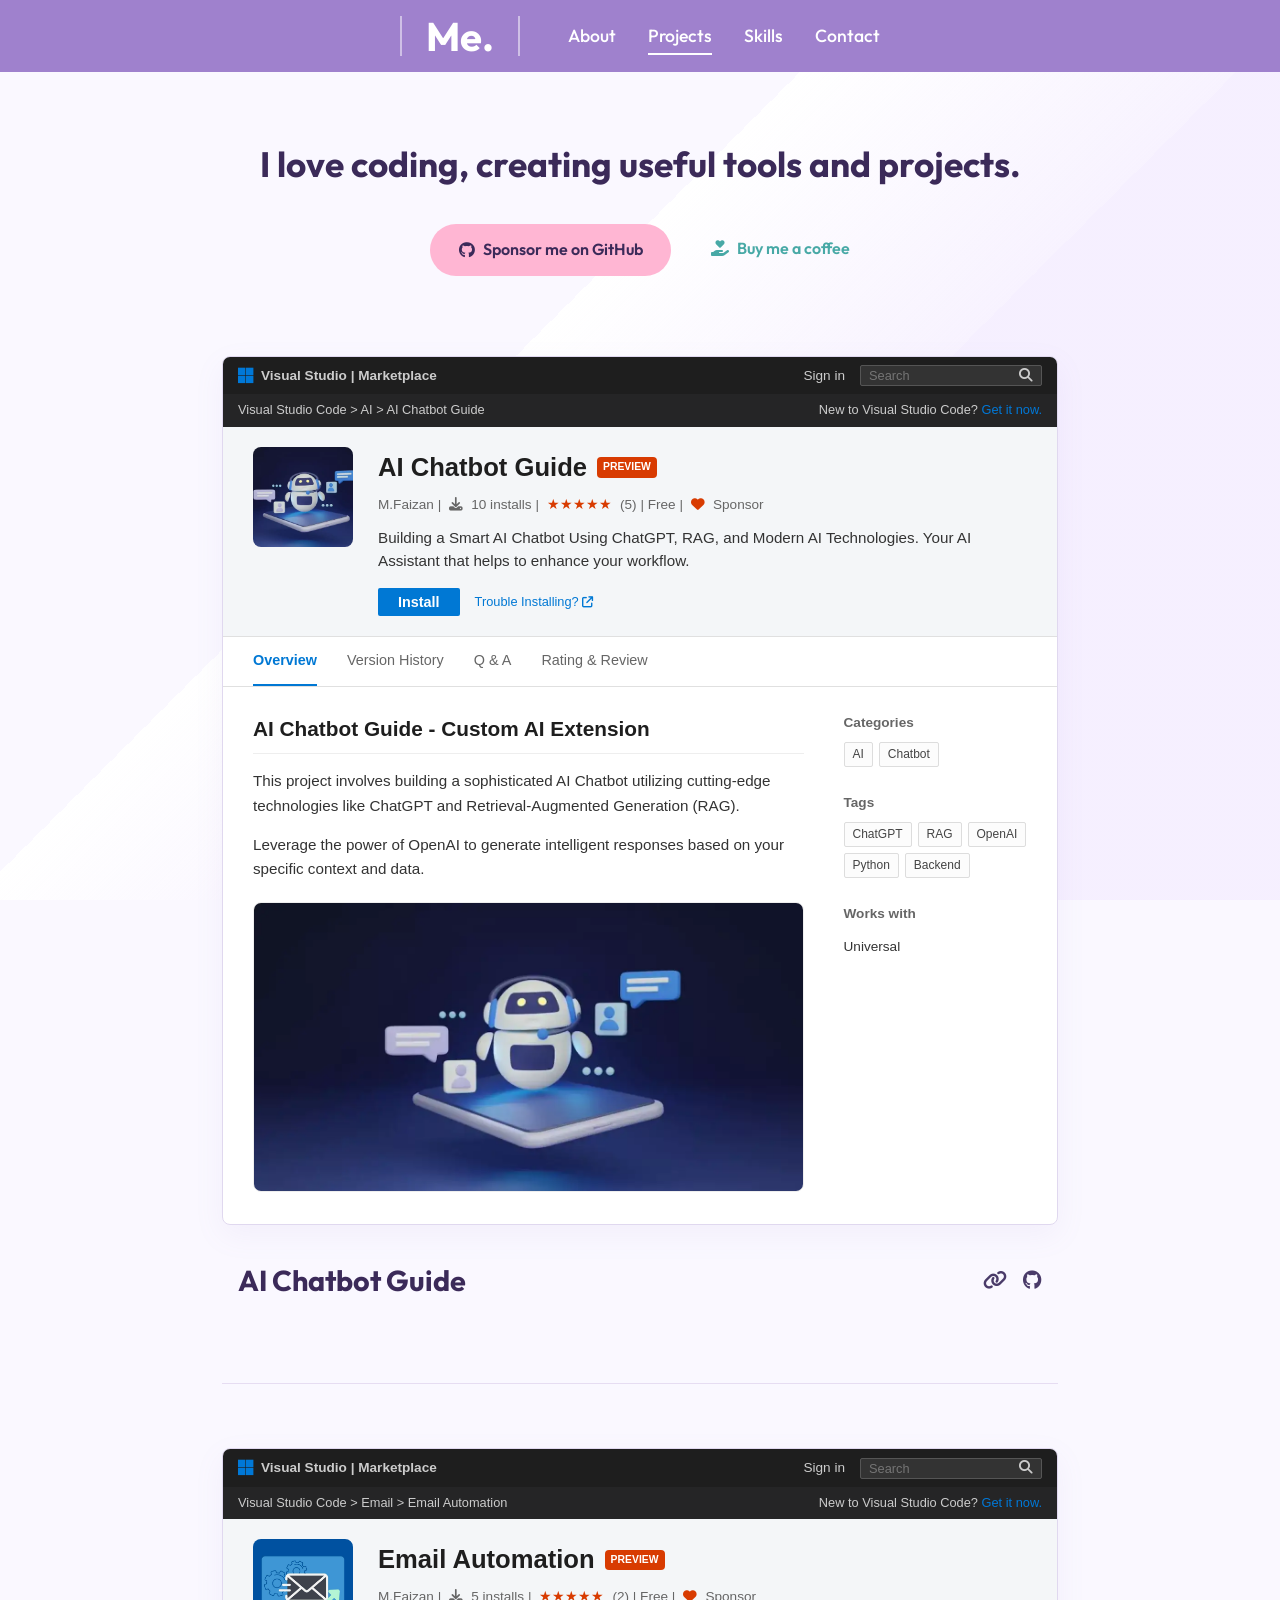
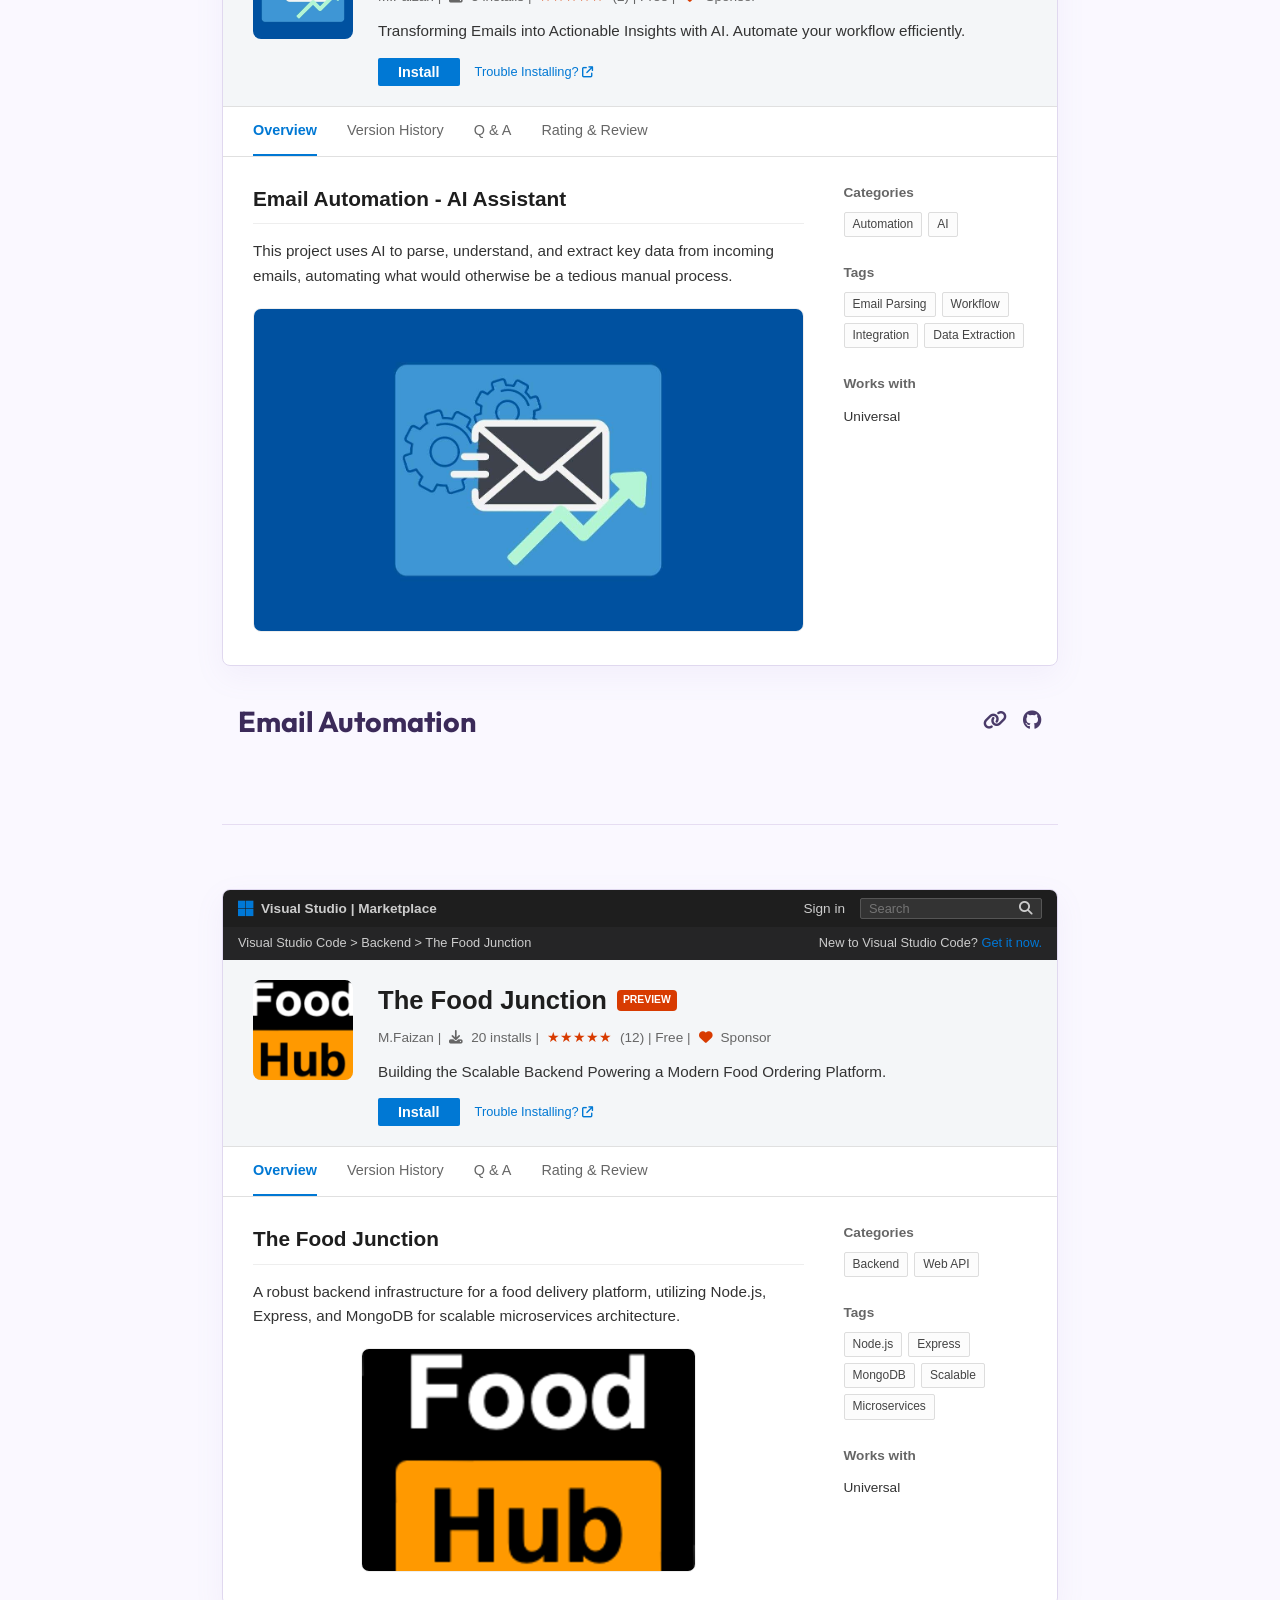
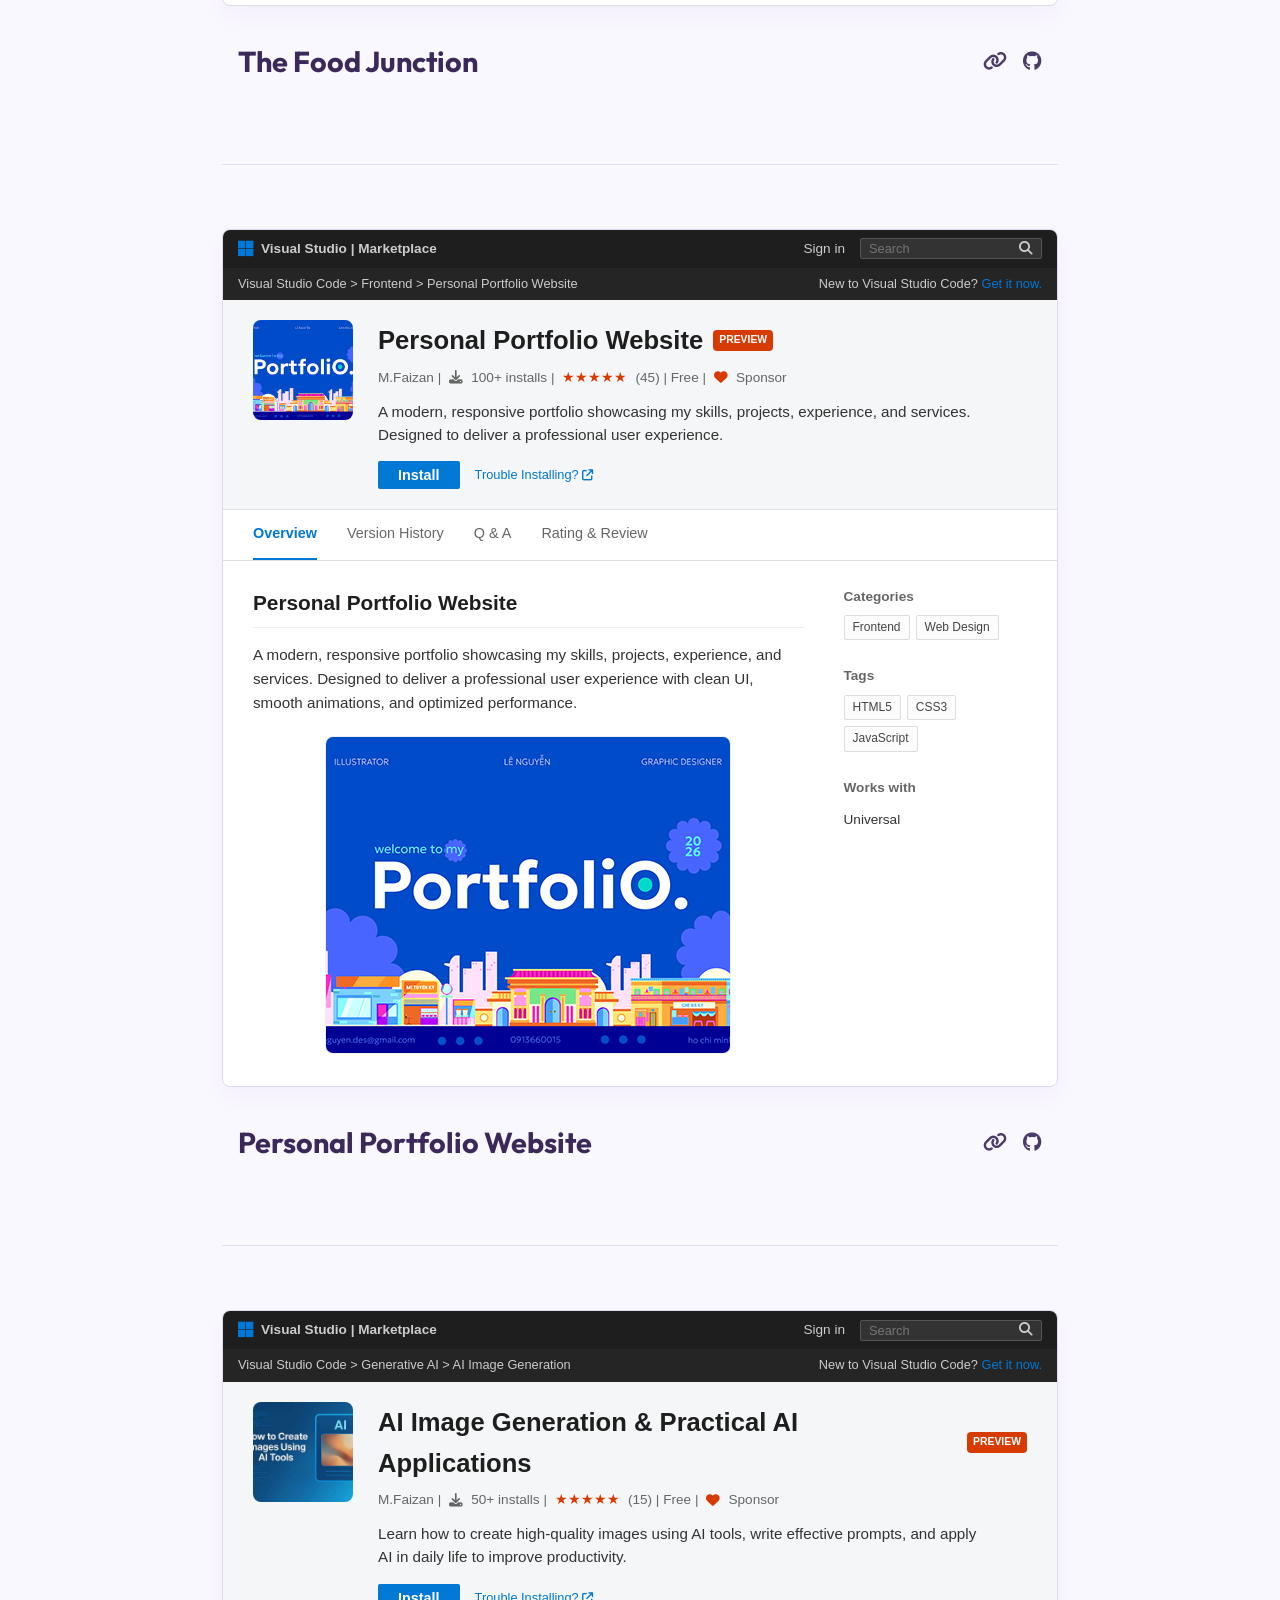
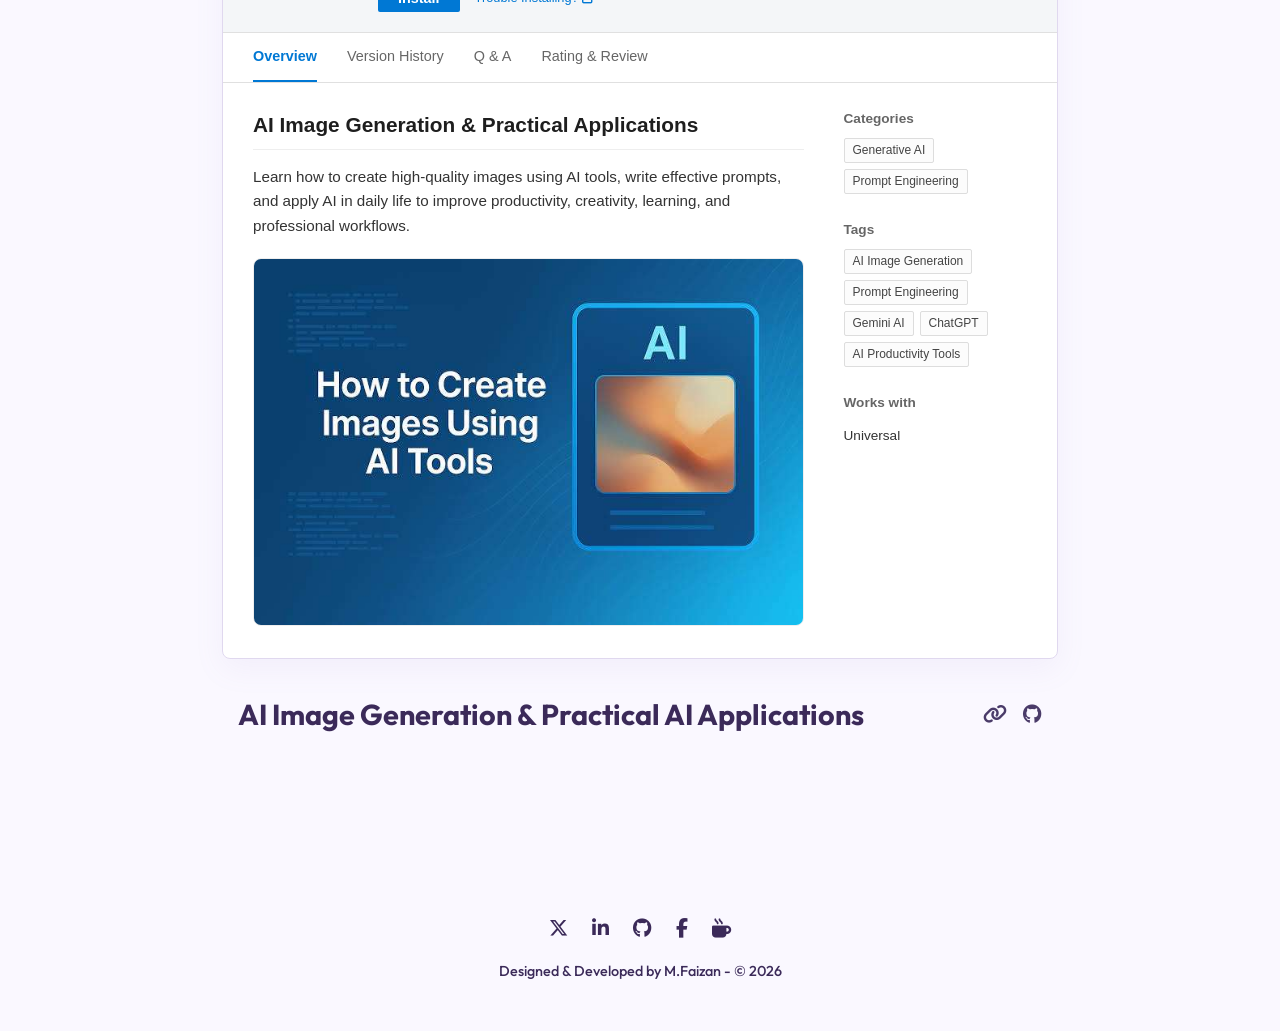
<file: pages/Projects.html>
<!DOCTYPE html>
<html lang="en">
<head>
    <meta charset="UTF-8">
    <meta name="viewport" content="width=device-width, initial-scale=1.0">
    <title>Projects - M.Faizan</title>
    <link href="https://fonts.googleapis.com/css2?family=Outfit:wght@300;400;500;600;700&display=swap" rel="stylesheet">
    <link rel="stylesheet" href="../css/style.css">
    <link rel="stylesheet" href="https://cdnjs.cloudflare.com/ajax/libs/font-awesome/6.4.0/css/all.min.css">
</head>
<body class="maya-layout">
    <header class="maya-top-nav">
        <div class="nav-logo">
            <a href="Me.html" style="text-decoration: none; color: inherit;">
                <div class="logo-m">Me.</div>
            </a>
        </div>
        <button class="hamburger maya-hamburger" id="maya-hamburger" aria-label="Toggle menu">
            <span></span>
            <span></span>
            <span></span>
        </button>
        <div class="nav-mobile-links" id="maya-nav-links">
            <a href="About.html">About</a>
            <a href="Projects.html" class="active">Projects</a>
            <a href="Skills.html">Skills</a>
            <a href="contact.html">Contact</a>
        </div>
    </header>

    <main class="maya-main-content projects-page">
        <div class="projects-hero">
            <h1>I love coding, creating useful tools and projects.</h1>
            <div class="projects-hero-links">
                <a href="https://github.com/iamfaizan-ok" target="_blank" class="btn-sponsor"><i class="fa-brands fa-github"></i> Sponsor me on GitHub</a>
                <a href="#" class="link-coffee"><i class="fa-solid fa-hand-holding-heart"></i> Buy me a coffee</a>
            </div>
        </div>

        <!-- Project 1 -->
        <div class="project-item">
            <div class="marketplace-mockup">
                <!-- Top Nav -->
                <div class="mp-navbar">
                    <div class="mp-nav-left"><i class="fa-brands fa-microsoft"></i> Visual Studio | Marketplace</div>
                    <div class="mp-nav-right">Sign in <div class="mp-search"><input type="text" placeholder="Search"><i class="fa-solid fa-magnifying-glass"></i></div></div>
                </div>
                <!-- Breadcrumbs -->
                <div class="mp-breadcrumbs">
                    <div class="mp-bread-left">Visual Studio Code &gt; AI &gt; AI Chatbot Guide</div>
                    <div class="mp-bread-right">New to Visual Studio Code? <a href="#">Get it now.</a></div>
                </div>
                <!-- Header -->
                <div class="mp-header">
                    <div class="mp-icon">
                        <img src="../images/chatbot-guide.webp" alt="AI Chatbot Guide Icon">
                    </div>
                    <div class="mp-header-info">
                        <h2>AI Chatbot Guide <span class="mp-badge">Preview</span></h2>
                        <div class="mp-author">M.Faizan | <i class="fa-solid fa-download"></i> 10 installs | <span style="color:#d83b01">★★★★★</span> (5) | Free | <i class="fa-solid fa-heart"></i> Sponsor</div>
                        <p>Building a Smart AI Chatbot Using ChatGPT, RAG, and Modern AI Technologies. Your AI Assistant that helps to enhance your workflow.</p>
                        <div class="mp-actions">
                            <button class="mp-btn-install">Install</button>
                            <a href="#" class="mp-trouble">Trouble Installing? <i class="fa-solid fa-arrow-up-right-from-square" style="font-size:0.7rem"></i></a>
                        </div>
                    </div>
                </div>
                <!-- Tabs -->
                <div class="mp-tabs">
                    <span class="active">Overview</span>
                    <span>Version History</span>
                    <span>Q & A</span>
                    <span>Rating & Review</span>
                </div>
                <!-- Body -->
                <div class="mp-body">
                    <div class="mp-content">
                        <h3>AI Chatbot Guide - Custom AI Extension</h3>
                        <p>This project involves building a sophisticated AI Chatbot utilizing cutting-edge technologies like ChatGPT and Retrieval-Augmented Generation (RAG).</p>
                        <p>Leverage the power of OpenAI to generate intelligent responses based on your specific context and data.</p>
                        <div style="margin-top:20px; text-align:center;">
                            <img src="../images/chatbot-guide.webp" alt="Chatbot Guide Preview" style="max-width:100%; border-radius:8px; border:1px solid #eee;">
                        </div>
                    </div>
                    <div class="mp-sidebar">
                        <div class="mp-sidebar-section">
                            <h4>Categories</h4>
                            <div class="mp-tags">
                                <span class="mp-tag">AI</span>
                                <span class="mp-tag">Chatbot</span>
                            </div>
                        </div>
                        <div class="mp-sidebar-section">
                            <h4>Tags</h4>
                            <div class="mp-tags">
                                <span class="mp-tag">ChatGPT</span>
                                <span class="mp-tag">RAG</span>
                                <span class="mp-tag">OpenAI</span>
                                <span class="mp-tag">Python</span>
                                <span class="mp-tag">Backend</span>
                            </div>
                        </div>
                        <div class="mp-sidebar-section">
                            <h4>Works with</h4>
                            <span style="font-size:0.85rem; color:#333;">Universal</span>
                        </div>
                    </div>
                </div>
            </div>
            
            <div class="project-details">
                <div class="project-header-row">
                    <h2 class="project-title">AI Chatbot Guide</h2>
                    <div class="project-links">
                        <a href="#"><i class="fa-solid fa-link"></i></a>
                        <a href="https://github.com/iamfaizan-ok" target="_blank"><i class="fa-brands fa-github"></i></a>
                    </div>
                </div>
            </div>
        </div>

        <hr class="project-divider">

        <!-- Project 2 -->
        <div class="project-item">
            <div class="marketplace-mockup">
                <!-- Top Nav -->
                <div class="mp-navbar">
                    <div class="mp-nav-left"><i class="fa-brands fa-microsoft"></i> Visual Studio | Marketplace</div>
                    <div class="mp-nav-right">Sign in <div class="mp-search"><input type="text" placeholder="Search"><i class="fa-solid fa-magnifying-glass"></i></div></div>
                </div>
                <!-- Breadcrumbs -->
                <div class="mp-breadcrumbs">
                    <div class="mp-bread-left">Visual Studio Code &gt; Email &gt; Email Automation</div>
                    <div class="mp-bread-right">New to Visual Studio Code? <a href="#">Get it now.</a></div>
                </div>
                <!-- Header -->
                <div class="mp-header">
                    <div class="mp-icon">
                        <img src="../images/email-automation.jpg" alt="Email Automation Icon">
                    </div>
                    <div class="mp-header-info">
                        <h2>Email Automation <span class="mp-badge">Preview</span></h2>
                        <div class="mp-author">M.Faizan | <i class="fa-solid fa-download"></i> 5 installs | <span style="color:#d83b01">★★★★★</span> (2) | Free | <i class="fa-solid fa-heart"></i> Sponsor</div>
                        <p>Transforming Emails into Actionable Insights with AI. Automate your workflow efficiently.</p>
                        <div class="mp-actions">
                            <button class="mp-btn-install">Install</button>
                            <a href="#" class="mp-trouble">Trouble Installing? <i class="fa-solid fa-arrow-up-right-from-square" style="font-size:0.7rem"></i></a>
                        </div>
                    </div>
                </div>
                <!-- Tabs -->
                <div class="mp-tabs">
                    <span class="active">Overview</span>
                    <span>Version History</span>
                    <span>Q & A</span>
                    <span>Rating & Review</span>
                </div>
                <!-- Body -->
                <div class="mp-body">
                    <div class="mp-content">
                        <h3>Email Automation - AI Assistant</h3>
                        <p>This project uses AI to parse, understand, and extract key data from incoming emails, automating what would otherwise be a tedious manual process.</p>
                        <div style="margin-top:20px; text-align:center;">
                            <img src="../images/email-automation.jpg" alt="Email Automation Preview" style="max-width:100%; border-radius:8px; border:1px solid #eee;">
                        </div>
                    </div>
                    <div class="mp-sidebar">
                        <div class="mp-sidebar-section">
                            <h4>Categories</h4>
                            <div class="mp-tags">
                                <span class="mp-tag">Automation</span>
                                <span class="mp-tag">AI</span>
                            </div>
                        </div>
                        <div class="mp-sidebar-section">
                            <h4>Tags</h4>
                            <div class="mp-tags">
                                <span class="mp-tag">Email Parsing</span>
                                <span class="mp-tag">Workflow</span>
                                <span class="mp-tag">Integration</span>
                                <span class="mp-tag">Data Extraction</span>
                            </div>
                        </div>
                        <div class="mp-sidebar-section">
                            <h4>Works with</h4>
                            <span style="font-size:0.85rem; color:#333;">Universal</span>
                        </div>
                    </div>
                </div>
            </div>
            
            <div class="project-details">
                <div class="project-header-row">
                    <h2 class="project-title">Email Automation</h2>
                    <div class="project-links">
                        <a href="#"><i class="fa-solid fa-link"></i></a>
                        <a href="https://github.com/iamfaizan-ok" target="_blank"><i class="fa-brands fa-github"></i></a>
                    </div>
                </div>
            </div>
        </div>

        <hr class="project-divider">

        <!-- Project 3 -->
        <div class="project-item">
            <div class="marketplace-mockup">
                <!-- Top Nav -->
                <div class="mp-navbar">
                    <div class="mp-nav-left"><i class="fa-brands fa-microsoft"></i> Visual Studio | Marketplace</div>
                    <div class="mp-nav-right">Sign in <div class="mp-search"><input type="text" placeholder="Search"><i class="fa-solid fa-magnifying-glass"></i></div></div>
                </div>
                <!-- Breadcrumbs -->
                <div class="mp-breadcrumbs">
                    <div class="mp-bread-left">Visual Studio Code &gt; Backend &gt; The Food Junction</div>
                    <div class="mp-bread-right">New to Visual Studio Code? <a href="#">Get it now.</a></div>
                </div>
                <!-- Header -->
                <div class="mp-header">
                    <div class="mp-icon">
                        <img src="../images/food-hub-backend.png" alt="Food Hub Backend Icon">
                    </div>
                    <div class="mp-header-info">
                        <h2>The Food Junction <span class="mp-badge">Preview</span></h2>
                        <div class="mp-author">M.Faizan | <i class="fa-solid fa-download"></i> 20 installs | <span style="color:#d83b01">★★★★★</span> (12) | Free | <i class="fa-solid fa-heart"></i> Sponsor</div>
                        <p>Building the Scalable Backend Powering a Modern Food Ordering Platform.</p>
                        <div class="mp-actions">
                            <button class="mp-btn-install">Install</button>
                            <a href="#" class="mp-trouble">Trouble Installing? <i class="fa-solid fa-arrow-up-right-from-square" style="font-size:0.7rem"></i></a>
                        </div>
                    </div>
                </div>
                <!-- Tabs -->
                <div class="mp-tabs">
                    <span class="active">Overview</span>
                    <span>Version History</span>
                    <span>Q & A</span>
                    <span>Rating & Review</span>
                </div>
                <!-- Body -->
                <div class="mp-body">
                    <div class="mp-content">
                        <h3>The Food Junction</h3>
                        <p>A robust backend infrastructure for a food delivery platform, utilizing Node.js, Express, and MongoDB for scalable microservices architecture.</p>
                        <div style="margin-top:20px; text-align:center;">
                            <img src="../images/food-hub-backend.png" alt="Food Hub Backend Preview" style="max-width:100%; border-radius:8px; border:1px solid #eee;">
                        </div>
                    </div>
                    <div class="mp-sidebar">
                        <div class="mp-sidebar-section">
                            <h4>Categories</h4>
                            <div class="mp-tags">
                                <span class="mp-tag">Backend</span>
                                <span class="mp-tag">Web API</span>
                            </div>
                        </div>
                        <div class="mp-sidebar-section">
                            <h4>Tags</h4>
                            <div class="mp-tags">
                                <span class="mp-tag">Node.js</span>
                                <span class="mp-tag">Express</span>
                                <span class="mp-tag">MongoDB</span>
                                <span class="mp-tag">Scalable</span>
                                <span class="mp-tag">Microservices</span>
                            </div>
                        </div>
                        <div class="mp-sidebar-section">
                            <h4>Works with</h4>
                            <span style="font-size:0.85rem; color:#333;">Universal</span>
                        </div>
                    </div>
                </div>
            </div>
            
            <div class="project-details">
                <div class="project-header-row">
                    <h2 class="project-title">The Food Junction</h2>
                    <div class="project-links">
                        <a href="#"><i class="fa-solid fa-link"></i></a>
                        <a href="https://github.com/iamfaizan-ok" target="_blank"><i class="fa-brands fa-github"></i></a>
                    </div>
                </div>
            </div>
        </div>

        <hr class="project-divider">

        <!-- Project 4 -->
        <div class="project-item">
            <div class="marketplace-mockup">
                <!-- Top Nav -->
                <div class="mp-navbar">
                    <div class="mp-nav-left"><i class="fa-brands fa-microsoft"></i> Visual Studio | Marketplace</div>
                    <div class="mp-nav-right">Sign in <div class="mp-search"><input type="text" placeholder="Search"><i class="fa-solid fa-magnifying-glass"></i></div></div>
                </div>
                <!-- Breadcrumbs -->
                <div class="mp-breadcrumbs">
                    <div class="mp-bread-left">Visual Studio Code &gt; Frontend &gt; Personal Portfolio Website</div>
                    <div class="mp-bread-right">New to Visual Studio Code? <a href="#">Get it now.</a></div>
                </div>
                <!-- Header -->
                <div class="mp-header">
                    <div class="mp-icon">
                        <img src="../images/portfolio-website.png" alt="Personal Portfolio Website Icon">
                    </div>
                    <div class="mp-header-info">
                        <h2>Personal Portfolio Website <span class="mp-badge">Preview</span></h2>
                        <div class="mp-author">M.Faizan | <i class="fa-solid fa-download"></i> 100+ installs | <span style="color:#d83b01">★★★★★</span> (45) | Free | <i class="fa-solid fa-heart"></i> Sponsor</div>
                        <p>A modern, responsive portfolio showcasing my skills, projects, experience, and services. Designed to deliver a professional user experience.</p>
                        <div class="mp-actions">
                            <button class="mp-btn-install">Install</button>
                            <a href="#" class="mp-trouble">Trouble Installing? <i class="fa-solid fa-arrow-up-right-from-square" style="font-size:0.7rem"></i></a>
                        </div>
                    </div>
                </div>
                <!-- Tabs -->
                <div class="mp-tabs">
                    <span class="active">Overview</span>
                    <span>Version History</span>
                    <span>Q & A</span>
                    <span>Rating & Review</span>
                </div>
                <!-- Body -->
                <div class="mp-body">
                    <div class="mp-content">
                        <h3>Personal Portfolio Website</h3>
                        <p>A modern, responsive portfolio showcasing my skills, projects, experience, and services. Designed to deliver a professional user experience with clean UI, smooth animations, and optimized performance.</p>
                        <div style="margin-top:20px; text-align:center;">
                            <img src="../images/portfolio-website.png" alt="Personal Portfolio Preview" style="max-width:100%; border-radius:8px; border:1px solid #eee;">
                        </div>
                    </div>
                    <div class="mp-sidebar">
                        <div class="mp-sidebar-section">
                            <h4>Categories</h4>
                            <div class="mp-tags">
                                <span class="mp-tag">Frontend</span>
                                <span class="mp-tag">Web Design</span>
                            </div>
                        </div>
                        <div class="mp-sidebar-section">
                            <h4>Tags</h4>
                            <div class="mp-tags">
                                <span class="mp-tag">HTML5</span>
                                <span class="mp-tag">CSS3</span>
                                <span class="mp-tag">JavaScript</span>
                            </div>
                        </div>
                        <div class="mp-sidebar-section">
                            <h4>Works with</h4>
                            <span style="font-size:0.85rem; color:#333;">Universal</span>
                        </div>
                    </div>
                </div>
            </div>
            
            <div class="project-details">
                <div class="project-header-row">
                    <h2 class="project-title">Personal Portfolio Website</h2>
                    <div class="project-links">
                        <a href="#"><i class="fa-solid fa-link"></i></a>
                        <a href="https://github.com/iamfaizan-ok" target="_blank"><i class="fa-brands fa-github"></i></a>
                    </div>
                </div>
            </div>
        </div>

        <hr class="project-divider">

        <!-- Project 5 -->
        <div class="project-item">
            <div class="marketplace-mockup">
                <!-- Top Nav -->
                <div class="mp-navbar">
                    <div class="mp-nav-left"><i class="fa-brands fa-microsoft"></i> Visual Studio | Marketplace</div>
                    <div class="mp-nav-right">Sign in <div class="mp-search"><input type="text" placeholder="Search"><i class="fa-solid fa-magnifying-glass"></i></div></div>
                </div>
                <!-- Breadcrumbs -->
                <div class="mp-breadcrumbs">
                    <div class="mp-bread-left">Visual Studio Code &gt; Generative AI &gt; AI Image Generation</div>
                    <div class="mp-bread-right">New to Visual Studio Code? <a href="#">Get it now.</a></div>
                </div>
                <!-- Header -->
                <div class="mp-header">
                    <div class="mp-icon">
                        <img src="../images/ai-image-generation.jpg" alt="AI Image Generation Icon">
                    </div>
                    <div class="mp-header-info">
                        <h2>AI Image Generation & Practical AI Applications <span class="mp-badge">Preview</span></h2>
                        <div class="mp-author">M.Faizan | <i class="fa-solid fa-download"></i> 50+ installs | <span style="color:#d83b01">★★★★★</span> (15) | Free | <i class="fa-solid fa-heart"></i> Sponsor</div>
                        <p>Learn how to create high-quality images using AI tools, write effective prompts, and apply AI in daily life to improve productivity.</p>
                        <div class="mp-actions">
                            <button class="mp-btn-install">Install</button>
                            <a href="#" class="mp-trouble">Trouble Installing? <i class="fa-solid fa-arrow-up-right-from-square" style="font-size:0.7rem"></i></a>
                        </div>
                    </div>
                </div>
                <!-- Tabs -->
                <div class="mp-tabs">
                    <span class="active">Overview</span>
                    <span>Version History</span>
                    <span>Q & A</span>
                    <span>Rating & Review</span>
                </div>
                <!-- Body -->
                <div class="mp-body">
                    <div class="mp-content">
                        <h3>AI Image Generation & Practical Applications</h3>
                        <p>Learn how to create high-quality images using AI tools, write effective prompts, and apply AI in daily life to improve productivity, creativity, learning, and professional workflows.</p>
                        <div style="margin-top:20px; text-align:center;">
                            <img src="../images/ai-image-generation.jpg" alt="AI Image Generation Preview" style="max-width:100%; border-radius:8px; border:1px solid #eee;">
                        </div>
                    </div>
                    <div class="mp-sidebar">
                        <div class="mp-sidebar-section">
                            <h4>Categories</h4>
                            <div class="mp-tags">
                                <span class="mp-tag">Generative AI</span>
                                <span class="mp-tag">Prompt Engineering</span>
                            </div>
                        </div>
                        <div class="mp-sidebar-section">
                            <h4>Tags</h4>
                            <div class="mp-tags">
                                <span class="mp-tag">AI Image Generation</span>
                                <span class="mp-tag">Prompt Engineering</span>
                                <span class="mp-tag">Gemini AI</span>
                                <span class="mp-tag">ChatGPT</span>
                                <span class="mp-tag">AI Productivity Tools</span>
                            </div>
                        </div>
                        <div class="mp-sidebar-section">
                            <h4>Works with</h4>
                            <span style="font-size:0.85rem; color:#333;">Universal</span>
                        </div>
                    </div>
                </div>
            </div>
            
            <div class="project-details">
                <div class="project-header-row">
                    <h2 class="project-title">AI Image Generation & Practical AI Applications</h2>
                    <div class="project-links">
                        <a href="#"><i class="fa-solid fa-link"></i></a>
                        <a href="https://github.com/iamfaizan-ok" target="_blank"><i class="fa-brands fa-github"></i></a>
                    </div>
                </div>
            </div>
        </div>

    </main>

    <footer class="maya-footer">
        <div class="maya-social-icons">
            <a href="https://x.com/F4faizan_Aslam" target="_blank"><i class="fa-brands fa-x-twitter"></i></a>
            <a href="https://www.linkedin.com/in/developbyfaizan" target="_blank"><i class="fa-brands fa-linkedin-in"></i></a>
            <a href="https://github.com/iamfaizan-ok" target="_blank"><i class="fa-brands fa-github"></i></a>
            <a href="https://www.facebook.com/share/1D6nk2pf7J/" target="_blank"><i class="fa-brands fa-facebook-f"></i></a>
            <a href="#"><i class="fa-solid fa-mug-hot"></i></a>
        </div>
        <p>Designed & Developed by M.Faizan - © 2026</p>
    </footer>
    <script>
        // Hamburger Menu Toggle
        const mayaHamburger = document.getElementById('maya-hamburger');
        const mayaNavLinks = document.getElementById('maya-nav-links');
        mayaHamburger.addEventListener('click', function() {
            mayaHamburger.classList.toggle('active');
            mayaNavLinks.classList.toggle('open');
        });
        mayaNavLinks.querySelectorAll('a').forEach(function(link) {
            link.addEventListener('click', function() {
                mayaHamburger.classList.remove('active');
                mayaNavLinks.classList.remove('open');
            });
        });
    </script>
</body>
</html>
</file>
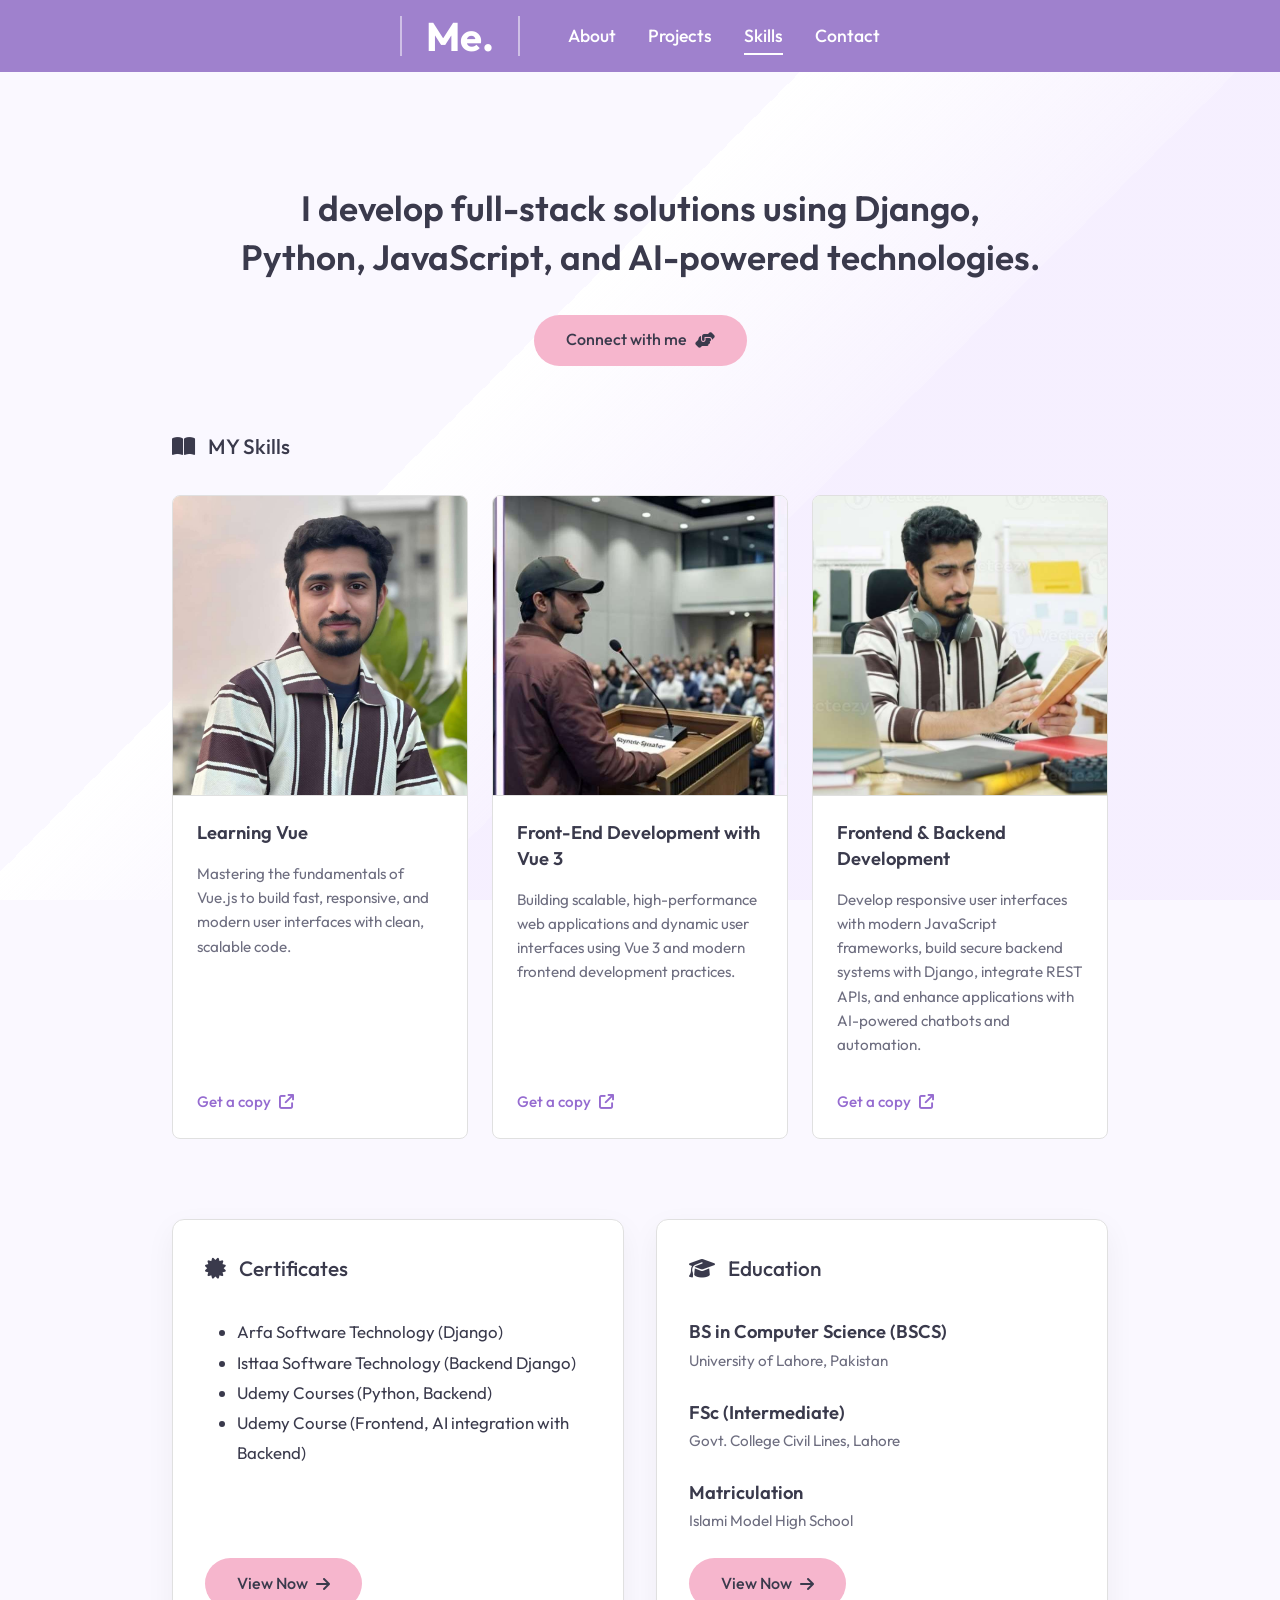
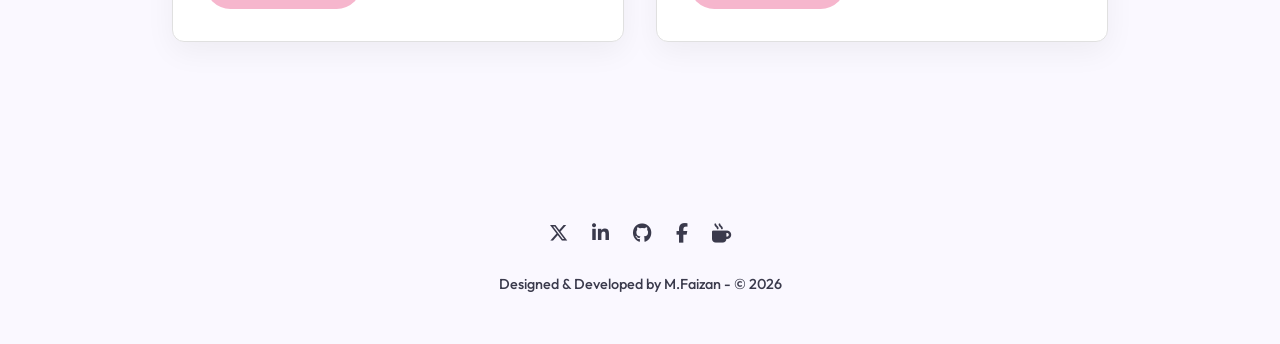
<file: pages/Skills.html>
<!DOCTYPE html>
<html lang="en">
<head>
    <meta charset="UTF-8">
    <meta name="viewport" content="width=device-width, initial-scale=1.0">
    <title>Skills - M.Faizan</title>
    <link href="https://fonts.googleapis.com/css2?family=Outfit:wght@300;400;500;600;700&display=swap" rel="stylesheet">
    <link rel="stylesheet" href="../css/style.css">
    <link rel="stylesheet" href="https://cdnjs.cloudflare.com/ajax/libs/font-awesome/6.4.0/css/all.min.css">
</head>
<body class="maya-layout">
    <header class="maya-top-nav">
        <div class="nav-logo">
            <a href="Me.html" style="text-decoration: none; color: inherit;">
                <div class="logo-m">Me.</div>
            </a>
        </div>
        <button class="hamburger maya-hamburger" id="maya-hamburger" aria-label="Toggle menu">
            <span></span>
            <span></span>
            <span></span>
        </button>
        <div class="nav-mobile-links" id="maya-nav-links">
            <a href="About.html">About</a>
            <a href="Projects.html">Projects</a>
            <a href="Skills.html" class="active">Skills</a>
            <a href="contact.html">Contact</a>
        </div>
    </header>

    <main class="maya-main-content skills-page">
        <section class="skills-hero">
            <h1>I develop full-stack solutions using Django, Python, JavaScript, and AI-powered technologies.</h1>
            <div class="skills-hero-action">
                <a href="https://www.linkedin.com/in/developbyfaizan" target="_blank" class="btn btn-pink" style="border-radius: 30px; padding: 0.8rem 2rem;">Connect with me <i class="fa-solid fa-handshake-angle"></i></a>
            </div>
        </section>

        <section class="skills-section">
            <h2 class="section-title"><i class="fa-solid fa-book-open"></i> MY Skills</h2>
            <div class="books-grid">
                <!-- Book 1 -->
                <div class="book-card">
                    <div class="book-img-wrapper">
                        <img src="../images/faizan-headshot.jpg" alt="Learning Vue" loading="lazy" decoding="async" width="300" height="300">
                    </div>
                    <div class="book-info">
                        <h3>Learning Vue</h3>
                        <p>Mastering the fundamentals of Vue.js to build fast, responsive, and modern user interfaces with clean, scalable code.</p>
                        <a href="https://github.com/iamfaizan-ok" target="_blank" class="get-copy-link">Get a copy <i class="fa-solid fa-arrow-up-right-from-square"></i></a>
                    </div>
                </div>
                <!-- Book 2 -->
                <div class="book-card">
                    <div class="book-img-wrapper">
                        <img src="../images/box2.jpg" alt="Vue 3 projects" loading="lazy" decoding="async" width="300" height="300">
                    </div>
                    <div class="book-info">
                        <h3>Front-End Development with Vue 3</h3>
                        <p>Building scalable, high-performance web applications and dynamic user interfaces using Vue 3 and modern frontend development practices.</p>
                        <a href="https://github.com/iamfaizan-ok" target="_blank" class="get-copy-link">Get a copy <i class="fa-solid fa-arrow-up-right-from-square"></i></a>
                    </div>
                </div>
                <!-- Book 3 -->
                <div class="book-card">
                    <div class="book-img-wrapper">
                        <img src="../images/student-studying.jpg" alt="Vue.js projects" loading="lazy" decoding="async" width="300" height="300">
                    </div>
                    <div class="book-info">
                        <h3>Frontend & Backend Development</h3>
                        <p>Develop responsive user interfaces with modern JavaScript frameworks, build secure backend systems with Django, integrate REST APIs, and enhance applications with AI-powered chatbots and automation.</p>
                        <a href="https://github.com/iamfaizan-ok" target="_blank" class="get-copy-link">Get a copy <i class="fa-solid fa-arrow-up-right-from-square"></i></a>
                    </div>
                </div>
            </div>
        </section>

        <div class="info-grid" style="display: grid; grid-template-columns: repeat(auto-fit, minmax(300px, 1fr)); gap: 2rem; text-align: left; margin-bottom: 5rem;">
            <section class="skills-section" style="background: var(--white); padding: 2rem; border-radius: 12px; border: 1px solid #e0e0e0; box-shadow: 0 10px 30px rgba(0,0,0,0.05); margin-bottom: 0; display: flex; flex-direction: column;">
                <h2 class="section-title"><i class="fa-solid fa-certificate"></i> Certificates</h2>
                <ul class="certificates-list" style="list-style-type: disc; padding-left: 2rem; color: var(--text-dark); line-height: 1.8; font-size: 1.05rem; margin-bottom: 2rem; flex-grow: 1;">
                    <li>Arfa Software Technology (Django)</li>
                    <li>Isttaa Software Technology (Backend Django)</li>
                    <li>Udemy Courses (Python, Backend)</li>
                    <li>Udemy Course (Frontend, AI integration with Backend)</li>
                </ul>
                <div style="margin-top: auto;">
                    <a href="https://www.linkedin.com/in/developbyfaizan" target="_blank" class="btn btn-pink" style="border-radius: 30px; padding: 0.8rem 2rem;">View Now <i class="fa-solid fa-arrow-right"></i></a>
                </div>
            </section>

            <section class="skills-section" style="background: var(--white); padding: 2rem; border-radius: 12px; border: 1px solid #e0e0e0; box-shadow: 0 10px 30px rgba(0,0,0,0.05); margin-bottom: 0; display: flex; flex-direction: column;">
                <h2 class="section-title"><i class="fa-solid fa-graduation-cap"></i> Education</h2>
                <ul class="education-list" style="list-style-type: none; padding-left: 0; color: var(--text-dark); line-height: 1.6; font-size: 1.05rem; flex-grow: 1;">
                    <li style="margin-bottom: 1.5rem;">
                        <strong style="font-weight: 600; font-size: 1.15rem;">BS in Computer Science (BSCS)</strong><br>
                        <span style="color: var(--text-light); font-size: 0.95rem;">University of Lahore, Pakistan</span>
                    </li>
                    <li style="margin-bottom: 1.5rem;">
                        <strong style="font-weight: 600; font-size: 1.15rem;">FSc (Intermediate)</strong><br>
                        <span style="color: var(--text-light); font-size: 0.95rem;">Govt. College Civil Lines, Lahore</span>
                    </li>
                    <li style="margin-bottom: 1.5rem;">
                        <strong style="font-weight: 600; font-size: 1.15rem;">Matriculation</strong><br>
                        <span style="color: var(--text-light); font-size: 0.95rem;">Islami Model High School</span>
                    </li>
                </ul>
                <div style="margin-top: auto;">
                    <a href="https://www.linkedin.com/in/developbyfaizan" target="_blank" class="btn btn-pink" style="border-radius: 30px; padding: 0.8rem 2rem;">View Now <i class="fa-solid fa-arrow-right"></i></a>
                </div>
            </section>
        </div>
    </main>

    <footer>
        <div class="social-icons">
            <a href="https://x.com/F4faizan_Aslam" target="_blank"><i class="fa-brands fa-x-twitter"></i></a>
            <a href="https://www.linkedin.com/in/developbyfaizan" target="_blank"><i class="fa-brands fa-linkedin-in"></i></a>
            <a href="https://github.com/iamfaizan-ok" target="_blank"><i class="fa-brands fa-github"></i></a>
            <a href="https://www.facebook.com/share/1D6nk2pf7J/" target="_blank"><i class="fa-brands fa-facebook-f"></i></a>
            <a href="#"><i class="fa-solid fa-mug-hot"></i></a>
        </div>
        <p>Designed & Developed by M.Faizan - © 2026</p>
    </footer>
    <script>
        // Hamburger Menu Toggle
        const mayaHamburger = document.getElementById('maya-hamburger');
        const mayaNavLinks = document.getElementById('maya-nav-links');
        mayaHamburger.addEventListener('click', function() {
            mayaHamburger.classList.toggle('active');
            mayaNavLinks.classList.toggle('open');
        });
        mayaNavLinks.querySelectorAll('a').forEach(function(link) {
            link.addEventListener('click', function() {
                mayaHamburger.classList.remove('active');
                mayaNavLinks.classList.remove('open');
            });
        });
    </script>
</body>
</html>
</file>
<file: css/style.css>
:root {
    --primary-purple: #956bd0;
    --light-purple: #d4c5eb;
    --bg-color: #faf6fc;
    --text-dark: #3a3a4c;
    --text-light: #6e6e80;
    --pink-btn: #f6b6cd;
    --cyan-btn: #89ded5;
    --white: #ffffff;
}

* {
    margin: 0;
    padding: 0;
    box-sizing: border-box;
}

body {
    font-family: 'Outfit', sans-serif;
    background-color: var(--bg-color);
    color: var(--text-dark);
    line-height: 1.6;
    background-image: linear-gradient(135deg, rgba(255, 255, 255, 0) 0%, rgba(255, 255, 255, 0) 40%, #ffffff 40%, #ffffff 60%, rgba(255, 255, 255, 0) 60%, rgba(255, 255, 255, 0) 100%);
    background-size: cover;
    background-attachment: fixed;
}

/* Navbar */
.navbar {
    background-color: var(--primary-purple);
    color: var(--white);
    display: flex;
    justify-content: center;
    align-items: center;
    padding: 1rem 2rem;
    gap: 3rem;
    position: sticky;
    top: 0;
    z-index: 1000;
}

.nav-links {
    display: flex;
    gap: 1.5rem;
}

.nav-links a {
    color: var(--white);
    text-decoration: none;
    font-weight: 500;
    font-size: 1.1rem;
    transition: opacity 0.3s;
}

.nav-links a:hover {
    opacity: 0.8;
}

.logo {
    display: flex;
    align-items: center;
    gap: 0.5rem;
    border-left: 2px solid rgba(255, 255, 255, 0.5);
    border-right: 2px solid rgba(255, 255, 255, 0.5);
    padding: 0 1.5rem;
}

.logo-m {
    font-size: 2.5rem;
    font-weight: 700;
    line-height: 1;
}

.logo-text {
    display: flex;
    flex-direction: column;
    font-size: 0.8rem;
    font-weight: 600;
    letter-spacing: 1px;
    line-height: 1.2;
}

/* Container */
.container {
    max-width: 1000px;
    margin: 0 auto;
    padding: 2rem;
}

/* Hero Section */
.hero {
    text-align: center;
    margin-top: 3rem;
}

.hero h1 {
    font-size: 2.2rem;
    font-weight: 600;
    margin-bottom: 3rem;
    color: var(--text-dark);
}

.image-grid {
    display: grid;
    grid-template-columns: 2fr 1fr 1fr;
    grid-template-rows: 200px 200px;
    gap: 1rem;
    margin-bottom: 4rem;
}

.grid-item {
    border-radius: 12px;
    overflow: hidden;
}

.grid-item img {
    width: 100%;
    height: 100%;
    object-fit: cover;
    display: block;
}

.item-1 {
    grid-row: 1 / 3;
    grid-column: 1 / 2;
}

.item-1 img {
    transform: scale(1.15);
    object-position: center 20%;
}

.item-2 {
    grid-row: 1 / 2;
    grid-column: 2 / 3;
}

.item-3 {
    grid-row: 1 / 2;
    grid-column: 3 / 4;
}

.item-3 img {
    object-fit: cover;
    object-position: center 15%;
}

.item-4 {
    grid-row: 2 / 3;
    grid-column: 2 / 4;
}

.item-4 img {
    object-position: center 20%;
    transform: scale(1.15);
}

/* Intro Section */
.intro {
    text-align: center;
    margin-bottom: 5rem;
}

.intro p {
    font-size: 1.2rem;
    font-weight: 400;
    margin-bottom: 2rem;
    color: var(--text-dark);
}

/* Buttons */
.btn {
    display: inline-flex;
    align-items: center;
    justify-content: center;
    gap: 0.5rem;
    padding: 0.8rem 1.5rem;
    border-radius: 30px;
    text-decoration: none;
    font-weight: 500;
    border: none;
    cursor: pointer;
    font-family: inherit;
    font-size: 1rem;
    transition: transform 0.2s, box-shadow 0.2s;
}

.btn:hover {
    transform: translateY(-2px);
    box-shadow: 0 4px 12px rgba(0, 0, 0, 0.1);
}

.btn-pink {
    background-color: var(--pink-btn);
    color: var(--text-dark);
}

.btn-cyan {
    background-color: var(--cyan-btn);
    color: var(--text-dark);
}

/* Blog Section */
.blog {
    text-align: center;
    margin-bottom: 5rem;
}

.blog h2 {
    color: var(--text-dark);
    font-size: 1.5rem;
    font-weight: 700;
    margin-bottom: 1rem;
    letter-spacing: 1px;
}

.blog>p {
    font-size: 1.1rem;
    margin-bottom: 3rem;
}

.blog-featured {
    width: 100%;
    border-radius: 12px;
    overflow: hidden;
    margin-bottom: 1rem;
    box-shadow: 0 10px 30px rgba(0, 0, 0, 0.05);
    aspect-ratio: 16 / 8; /* Notebook proportion */
}

.blog-featured img {
    width: 100%;
    height: 100%;
    object-fit: cover;
    transform: scale(1.3); /* Higher zoom to cut out all table background */
    object-position: center;
    display: block;
}

.ai-generated-text {
    font-size: 1.1rem;
    color: var(--text-dark);
    margin-bottom: 3rem;
    line-height: 1.6;
}

.blog-cards {
    display: grid;
    grid-template-columns: repeat(3, 1fr);
    gap: 1.5rem;
    margin-bottom: 3rem;
}

.card {
    background-color: var(--light-purple);
    border-radius: 12px;
    overflow: hidden;
    text-align: left;
    transition: transform 0.3s;
}

.card:hover {
    transform: translateY(-5px);
}

.card img {
    width: 100%;
    height: 160px;
    object-fit: cover;
}

.card-content {
    padding: 1.5rem;
}

.card-content h3 {
    font-size: 1.1rem;
    font-weight: 600;
    line-height: 1.4;
    color: var(--text-dark);
}

.btn-articles {
    padding: 0.6rem 1.5rem;
}

/* Quick Links */
.quick-links {
    text-align: center;
    margin-bottom: 3rem;
}

.quick-links h2 {
    font-size: 1.5rem;
    font-weight: 700;
    letter-spacing: 1px;
}

/* Social Cards */
.social-cards {
    display: flex;
    justify-content: center;
    gap: 2rem;
    margin-bottom: 4rem;
}

.social-card {
    background-color: var(--light-purple);
    border-radius: 16px;
    padding: 2rem;
    text-align: center;
    position: relative;
    overflow: hidden;
    box-shadow: 0 4px 15px rgba(0, 0, 0, 0.05);
}

.linkedin-card {
    flex: 2;
    background: linear-gradient(rgba(0, 0, 0, 0.5), rgba(0, 0, 0, 0.5)), url('../images/avatar.jpg') center/cover;
    color: white;
}

.linkedin-card h3 {
    color: white;
}

.follow-card {
    flex: 1;
}

.avatar-container {
    width: 80px;
    height: 80px;
    border-radius: 50%;
    overflow: hidden;
    margin: 0 auto 1rem;
    border: 3px solid var(--white);
}

.avatar-container img {
    width: 100%;
    height: 100%;
    object-fit: cover;
    object-position: top center;
}

.social-card h3 {
    font-size: 1.2rem;
    margin-bottom: 1.5rem;
    font-weight: 500;
}

/* Newsletter Section */
.newsletter {
    background-color: var(--light-purple);
    border-radius: 16px;
    padding: 3rem;
    text-align: center;
    margin-bottom: 4rem;
    max-width: 800px;
    margin-left: auto;
    margin-right: auto;
}

.newsletter h3 {
    font-size: 1.5rem;
    margin-bottom: 1rem;
    font-weight: 600;
}

.newsletter p {
    margin-bottom: 2rem;
    color: var(--text-dark);
}

.subscribe-form {
    display: flex;
    background-color: var(--white);
    border-radius: 30px;
    padding: 0.3rem;
    margin-bottom: 1rem;
    box-shadow: 0 2px 10px rgba(0, 0, 0, 0.05);
}

.subscribe-form input {
    flex: 1;
    border: none;
    padding: 0 1.5rem;
    font-family: inherit;
    font-size: 1rem;
    background: transparent;
    outline: none;
    color: var(--text-dark);
}

.subscribe-form button {
    padding: 0.8rem 2rem;
}

.disclaimer {
    font-size: 0.85rem !important;
    color: var(--text-light) !important;
    margin-bottom: 0 !important;
}

/* Footer */
footer {
    text-align: center;
    padding: 3rem 0;
    color: var(--text-dark);
}

.social-icons {
    display: flex;
    justify-content: center;
    gap: 1.5rem;
    margin-bottom: 1.5rem;
    font-size: 1.2rem;
}

.social-icons a {
    color: var(--text-dark);
    transition: color 0.3s;
}

.social-icons a:hover {
    color: var(--primary-purple);
}

footer p {
    font-size: 0.9rem;
    font-weight: 500;
}

/* ===== DESKTOP - Hamburger hidden, links visible ===== */
@media (min-width: 769px) {
    .hamburger,
    .maya-hamburger {
        display: none !important;
    }

    /* Me.html: logo in center, links on sides */
    .navbar {
        justify-content: center;
        gap: 3rem;
    }

    .nav-links {
        display: flex !important;
        flex-direction: row !important;
        background: none !important;
        border: none !important;
        padding: 0 !important;
        gap: 1.5rem !important;
    }

    .nav-links a {
        padding: 0 !important;
        border: none !important;
    }

    /* About/Contact/Projects/Skills pages nav */
    .maya-top-nav {
        justify-content: center;
        gap: 3rem;
    }

    .nav-mobile-links {
        display: flex !important;
        flex-direction: row !important;
        background: none !important;
        border: none !important;
        gap: 2rem !important;
    }

    .nav-mobile-links a {
        padding: 0 !important;
        border: none !important;
        font-size: 1.1rem !important;
    }
}

/* ===== HAMBURGER MENU ===== */
.hamburger {
    display: none;
    flex-direction: column;
    gap: 5px;
    cursor: pointer;
    padding: 8px;
    background: none;
    border: none;
    z-index: 1100;
}

.hamburger span {
    display: block;
    width: 25px;
    height: 3px;
    background-color: white;
    border-radius: 3px;
    transition: all 0.3s ease;
}

.hamburger.active span:nth-child(1) {
    transform: rotate(45deg) translate(5px, 6px);
}

.hamburger.active span:nth-child(2) {
    opacity: 0;
}

.hamburger.active span:nth-child(3) {
    transform: rotate(-45deg) translate(5px, -6px);
}

/* ===== MOBILE MEDIA QUERY - Me.html navbar ===== */
@media (max-width: 768px) {
    .navbar {
        flex-wrap: wrap;
        justify-content: space-between;
        padding: 0.8rem 1rem;
        gap: 0;
        position: relative;
    }

    .hamburger {
        display: flex;
        order: 3;
    }

    .logo {
        order: 1;
        border: none;
        padding: 0;
    }

    .nav-links {
        display: none;
        flex-direction: column;
        width: 100%;
        order: 4;
        gap: 0;
        background-color: var(--primary-purple);
        padding: 0.5rem 0;
        border-top: 1px solid rgba(255,255,255,0.2);
    }

    .nav-links.open {
        display: flex;
    }

    .nav-links a {
        padding: 0.8rem 1.5rem;
        font-size: 1rem;
        border-bottom: 1px solid rgba(255,255,255,0.1);
    }

    .hero h1 {
        font-size: 1.5rem;
        margin-bottom: 1.5rem;
    }

    .image-grid {
        grid-template-columns: 1fr;
        grid-template-rows: auto;
        gap: 0.7rem;
    }

    .item-1,
    .item-2,
    .item-3,
    .item-4 {
        grid-column: 1 !important;
        grid-row: auto !important;
        height: 220px;
    }

    .item-1 img {
        transform: none;
        object-position: center center;
    }

    .item-4 img {
        transform: none;
        object-position: center center;
    }

    .intro p {
        font-size: 1rem;
    }

    .blog-cards {
        grid-template-columns: 1fr;
    }

    .social-cards {
        flex-direction: column;
    }

    .social-card {
        width: 100%;
    }

    .newsletter {
        padding: 2rem 1.2rem;
    }

    .subscribe-form {
        flex-direction: column;
        border-radius: 12px;
        gap: 0.5rem;
        padding: 0.5rem;
    }

    .subscribe-form input {
        padding: 0.8rem 1rem;
        text-align: center;
    }

    .subscribe-form button {
        width: 100%;
        border-radius: 20px;
    }

    .container {
        padding: 1.2rem;
    }
}

/* Maya Layout specific styling for About.html */
body.maya-layout {
    background-color: #faf8ff;
    /* very light purple/pink background */
    font-family: 'Outfit', sans-serif;
    color: #2c1a4d;
    margin: 0;
    padding: 0;
    overflow-x: hidden;
}

/* Diagonal Background Accents (optional, simplified) */
body.maya-layout::before {
    content: '';
    position: fixed;
    top: 0;
    left: 0;
    right: 0;
    bottom: 0;
    background: linear-gradient(135deg, rgba(255, 255, 255, 0) 40%, rgba(240, 230, 255, 0.5) 60%);
    z-index: -1;
    pointer-events: none;
}

.maya-top-nav {
    display: flex;
    justify-content: center;
    align-items: center;
    background-color: #9f81cd;
    /* header purple */
    color: white;
    padding: 1rem 2rem;
    gap: 3rem;
    position: sticky;
    top: 0;
    z-index: 100;
}

.maya-top-nav a {
    color: white;
    text-decoration: none;
    font-weight: 500;
    font-size: 1.1rem;
    transition: opacity 0.3s;
    position: relative;
}

.maya-top-nav a:hover {
    opacity: 0.8;
}

.maya-top-nav a.active::after {
    content: '';
    position: absolute;
    bottom: -5px;
    left: 0;
    right: 0;
    height: 2px;
    background-color: white;
}

.nav-left,
.nav-right {
    display: flex;
    gap: 2rem;
    align-items: center;
}

.nav-logo {
    display: flex;
    align-items: center;
    gap: 1rem;
    border-left: 2px solid rgba(255, 255, 255, 0.5);
    border-right: 2px solid rgba(255, 255, 255, 0.5);
    padding: 0 1.5rem;
}

.logo-m {
    font-size: 2.5rem;
    font-weight: 700;
}

.logo-divider {
    width: 2px;
    height: 35px;
    background-color: rgba(255, 255, 255, 0.5);
}

.logo-text {
    font-size: 1rem;
    font-weight: 700;
    line-height: 1.1;
    letter-spacing: 1px;
}

.maya-main-content {
    max-width: 850px;
    margin: 0 auto;
    padding: 3rem 2rem;
}

.about-header-sec {
    text-align: center;
    margin-bottom: 4rem;
}

.about-title {
    font-size: 2.2rem;
    font-weight: 700;
    color: #3b2a59;
}

.maya-row {
    display: flex;
    gap: 3rem;
    align-items: center;
    margin-bottom: 5rem;
}

.maya-row.row-image-right {
    flex-direction: row;
}

.maya-row.row-image-left {
    flex-direction: row;
}

/* Flex behavior for columns */
.maya-text-col {
    flex: 1;
}

.maya-img-col {
    flex: 1;
    display: flex;
    justify-content: center;
}

.maya-img-col img {
    max-width: 100%;
    border-radius: 16px;
    border: 4px solid #9f81cd;
    box-shadow: 0 10px 30px rgba(159, 129, 205, 0.2);
    object-fit: cover;
}

/* Image Aspect Ratios based on screenshot */
.maya-img-col img {
    aspect-ratio: 3/4;
    /* default tall portrait */
    width: 100%;
    max-width: 400px;
    max-height: 500px;
}

.maya-img-col.img-tall img {
    aspect-ratio: 3/4;
}

.maya-img-col.img-square img {
    aspect-ratio: 1/1; /* Keeps it square as it originally was */
    width: 100%;
    height: 100%; /* Force height to fill the box */
    max-width: 100%;
    max-height: none;
    object-fit: cover; /* Ensures no white space */
    object-position: center;
}

.maya-img-col.img-natural img {
    aspect-ratio: auto;
    width: 100%;
    max-width: 100%;
    max-height: none;
    height: auto;
}

.maya-text-col h2 {
    font-size: 1.5rem;
    color: #3b2a59;
    margin-bottom: 1.2rem;
    line-height: 1.3;
}

.maya-text-col p {
    font-size: 1rem;
    line-height: 1.7;
    color: #4a3b69;
    margin-bottom: 1rem;
}

.inline-link {
    color: #2c1a4d;
    text-decoration: underline;
    font-weight: 600;
}

/* Keep in Touch section */
.keep-in-touch {
    text-align: center;
    margin-top: 6rem;
}

.keep-in-touch h2 {
    font-size: 2rem;
    color: #3b2a59;
    margin-bottom: 3rem;
}

.touch-cards {
    display: flex;
    justify-content: center;
    gap: 2rem;
    margin-bottom: 2rem;
}

.touch-card {
    background-color: #bea7db;
    border-radius: 16px;
    padding: 2rem;
    width: 320px;
    display: flex;
    flex-direction: column;
    align-items: center;
    color: white;
    position: relative;
    overflow: hidden;
}

.linkedin-touch {
    background-image: linear-gradient(rgba(100, 80, 140, 0.7), rgba(100, 80, 140, 0.7)), url('../images/box4.jpg');
    background-size: cover;
    background-position: center;
}

.touch-avatar-wrap {
    position: relative;
    width: 80px;
    height: 80px;
    margin-bottom: 1rem;
}

.touch-avatar-wrap img {
    width: 100%;
    height: 100%;
    border-radius: 50%;
    object-fit: cover;
    border: 3px solid white;
}

.touch-name {
    position: absolute;
    bottom: -5px;
    left: 50%;
    transform: translateX(-50%);
    background: white;
    color: #3b2a59;
    font-size: 0.8rem;
    font-weight: bold;
    padding: 2px 8px;
    border-radius: 10px;
}

.touch-card h3 {
    font-size: 1.2rem;
    margin-bottom: 1rem;
    font-weight: 600;
}

.touch-btn {
    text-decoration: none;
    padding: 0.6rem 1.5rem;
    border-radius: 20px;
    font-weight: 600;
    font-size: 0.95rem;
    display: inline-block;
    transition: opacity 0.3s;
}

.touch-btn:hover {
    opacity: 0.9;
}

.touch-btn-cyan {
    background-color: #79ded2;
    color: #2c1a4d;
    border: none;
    cursor: pointer;
}

/* Newsletter */
.newsletter-box {
    background-color: #bea7db;
    border-radius: 16px;
    padding: 2.5rem;
    max-width: 600px;
    margin: 0 auto;
    color: #2c1a4d;
}

.newsletter-box h3 {
    font-size: 1.5rem;
    margin-bottom: 0.5rem;
}

.newsletter-box p {
    font-size: 1rem;
    margin-bottom: 1.5rem;
}

.newsletter-input-group {
    display: flex;
    background: white;
    border-radius: 30px;
    padding: 5px;
    margin-bottom: 1rem;
}

.newsletter-input-group input {
    flex: 1;
    border: none;
    outline: none;
    padding: 0.8rem 1.5rem;
    border-radius: 30px;
    font-family: inherit;
    font-size: 1rem;
}

.newsletter-input-group button {
    padding: 0.8rem 1.5rem;
    border-radius: 30px;
    font-weight: 600;
    font-family: inherit;
    font-size: 1rem;
}

.privacy-text {
    font-size: 0.85rem !important;
    margin-bottom: 0 !important;
    opacity: 0.8;
}

/* Footer */
.maya-footer {
    text-align: center;
    padding: 3rem 2rem;
    color: #3b2a59;
}

.maya-social-icons {
    display: flex;
    justify-content: center;
    gap: 1.5rem;
    margin-bottom: 1rem;
}

.maya-social-icons a {
    color: #3b2a59;
    font-size: 1.2rem;
    transition: color 0.3s;
}

.maya-social-icons a:hover {
    color: #9f81cd;
}

.maya-footer p {
    font-size: 0.9rem;
    font-weight: 500;
}

/* VS Code Marketplace Mockup */
.marketplace-mockup {
    background: #fff;
    border: 1px solid #e0d8ef;
    border-radius: 8px;
    overflow: hidden;
    font-family: 'Segoe UI', Tahoma, Geneva, Verdana, sans-serif;
    box-shadow: 0 10px 30px rgba(159, 129, 205, 0.08);
    margin-bottom: 2rem;
}

.mp-navbar {
    background: #1e1e1e;
    color: #cccccc;
    display: flex;
    justify-content: space-between;
    align-items: center;
    padding: 8px 15px;
    font-size: 0.85rem;
}

.mp-nav-left {
    display: flex;
    align-items: center;
    gap: 8px;
    font-weight: 600;
}
.mp-nav-left i { color: #0078d7; font-size: 1.1rem; }

.mp-nav-right {
    display: flex;
    align-items: center;
    gap: 15px;
}

.mp-search {
    display: flex;
    align-items: center;
    background: #333333;
    border: 1px solid #555555;
    padding: 2px 8px;
    border-radius: 2px;
}
.mp-search input {
    background: transparent;
    border: none;
    color: white;
    outline: none;
    width: 150px;
    font-size: 0.8rem;
}

.mp-breadcrumbs {
    background: #252526;
    color: #cccccc;
    display: flex;
    justify-content: space-between;
    padding: 6px 15px;
    font-size: 0.8rem;
}
.mp-breadcrumbs a { color: #0078d7; text-decoration: none; }

.mp-header {
    display: flex;
    padding: 20px 30px;
    gap: 25px;
    background: #f4f6f8;
    border-bottom: 1px solid #e0e0e0;
}

.mp-icon {
    width: 100px;
    height: 100px;
    flex-shrink: 0;
    background: #e1e8ed;
    border-radius: 8px;
    overflow: hidden;
    display: flex;
    align-items: center;
    justify-content: center;
}
.mp-icon img {
    width: 100%;
    height: 100%;
    object-fit: cover;
}

.mp-header-info {
    flex: 1;
}

.mp-header-info h2 {
    font-size: 1.6rem;
    color: #1e1e1e;
    margin-bottom: 6px;
    display: flex;
    align-items: center;
    gap: 10px;
}

.mp-badge {
    background: #d83b01;
    color: white;
    font-size: 0.65rem;
    padding: 2px 6px;
    border-radius: 4px;
    text-transform: uppercase;
    font-weight: bold;
}

.mp-author {
    font-size: 0.85rem;
    color: #666;
    margin-bottom: 12px;
    display: flex;
    align-items: center;
    gap: 8px;
}
.mp-author i { color: #666; }
.mp-author i.fa-heart { color: #d83b01; }

.mp-header-info p {
    font-size: 0.95rem;
    color: #333;
    margin-bottom: 15px;
    max-width: 600px;
    line-height: 1.5;
}

.mp-actions {
    display: flex;
    align-items: center;
    gap: 15px;
}

.mp-btn-install {
    background: #0078d4;
    color: white;
    border: none;
    padding: 6px 20px;
    font-size: 0.9rem;
    font-weight: 600;
    border-radius: 2px;
    cursor: pointer;
}
.mp-btn-install:hover { background: #006cbe; }

.mp-trouble {
    font-size: 0.8rem;
    color: #0078d4;
    text-decoration: none;
}

.mp-tabs {
    display: flex;
    padding: 0 30px;
    border-bottom: 1px solid #e0e0e0;
    gap: 30px;
}

.mp-tabs span {
    padding: 12px 0;
    font-size: 0.9rem;
    color: #666;
    cursor: pointer;
    border-bottom: 2px solid transparent;
}
.mp-tabs span.active {
    color: #0078d4;
    border-bottom-color: #0078d4;
    font-weight: 600;
}

.mp-body {
    display: flex;
    padding: 25px 30px;
    gap: 40px;
}

.mp-content {
    flex: 3;
}
.mp-content h3 {
    font-size: 1.3rem;
    color: #1e1e1e;
    margin-bottom: 15px;
    border-bottom: 1px solid #eee;
    padding-bottom: 8px;
}

.mp-content p {
    font-size: 0.95rem;
    color: #333;
    line-height: 1.6;
    margin-bottom: 15px;
}

.mp-sidebar {
    flex: 1;
}

.mp-sidebar-section {
    margin-bottom: 25px;
}

.mp-sidebar-section h4 {
    font-size: 0.85rem;
    color: #666;
    margin-bottom: 8px;
    font-weight: 600;
}

.mp-tags {
    display: flex;
    flex-wrap: wrap;
    gap: 6px;
}

.mp-tag {
    border: 1px solid #ddd;
    padding: 2px 8px;
    font-size: 0.75rem;
    color: #444;
    border-radius: 2px;
    background: #fcfcfc;
}

/* Projects Hero */
.projects-hero {
    text-align: center;
    margin-bottom: 5rem;
    padding-top: 1rem;
}

.projects-hero h1 {
    font-size: 2.2rem;
    color: #3b2a59;
    font-weight: 700;
    margin-bottom: 2rem;
}

.projects-hero-links {
    display: flex;
    justify-content: center;
    align-items: center;
    gap: 2.5rem;
}

.btn-sponsor {
    background-color: #ffb6d3;
    color: #3b2a59;
    padding: 0.8rem 1.8rem;
    border-radius: 30px;
    text-decoration: none;
    font-weight: 600;
    display: inline-flex;
    align-items: center;
    gap: 0.5rem;
    transition: transform 0.2s, box-shadow 0.2s;
}

.btn-sponsor:hover {
    transform: translateY(-2px);
    box-shadow: 0 4px 12px rgba(255, 182, 211, 0.4);
}

.link-coffee {
    color: #48a9a6;
    text-decoration: none;
    font-weight: 600;
    display: inline-flex;
    align-items: center;
    gap: 0.5rem;
    border-bottom: 1px solid transparent;
    padding-bottom: 2px;
    transition: color 0.3s, border-color 0.3s;
}

.link-coffee i {
    color: #48a9a6;
}

.link-coffee:hover {
    color: #357a78;
    border-color: #357a78;
}

/* Projects Page specific */
.projects-page {
    max-width: 900px;
}

.project-item {
    margin-bottom: 5rem;
}

.project-card {
    background: #fff;
    border-radius: 12px;
    padding: 1.5rem;
    box-shadow: 0 10px 30px rgba(159, 129, 205, 0.08);
    margin-bottom: 1.5rem;
}

.browser-mockup {
    border-radius: 8px;
    overflow: hidden;
    background: #fff;
    border: 1px solid #e0d8ef;
    margin-bottom: 2rem;
}

.browser-header {
    background: #f5f5f5;
    border-bottom: 1px solid #e0d8ef;
    padding: 10px 15px;
    display: flex;
    align-items: center;
}

.browser-dots {
    display: flex;
    gap: 6px;
}

.browser-dots span {
    width: 12px;
    height: 12px;
    border-radius: 50%;
}

.dot-red {
    background: #ff5f56;
}

.dot-yellow {
    background: #ffbd2e;
}

.dot-green {
    background: #27c93f;
}

.browser-content {
    width: 100%;
}

.browser-content img {
    width: 100%;
    height: auto;
    display: block;
    /* Removed aspect-ratio and object-fit so the full image (header to footer) is visible */
}

/* Project Details Styling */
.project-details {
    padding: 0 1rem;
}

.project-header-row {
    display: flex;
    justify-content: space-between;
    align-items: center;
    margin-bottom: 0.5rem;
}

.project-title {
    font-size: 1.8rem;
    color: #3b2a59;
    font-weight: 700;
}

.project-links {
    display: flex;
    gap: 1rem;
}

.project-links a {
    color: #4a3b69;
    font-size: 1.2rem;
    transition: color 0.3s;
}

.project-links a:hover {
    color: #9f81cd;
}

.project-subtitle {
    font-size: 1rem;
    color: #6e6e80;
    margin-bottom: 2rem;
}

.project-meta-grid {
    display: grid;
    grid-template-columns: 1fr 2fr;
    gap: 2rem;
}

.meta-col h4 {
    font-size: 0.85rem;
    color: #6e6e80;
    margin-bottom: 0.8rem;
    text-transform: uppercase;
    letter-spacing: 1px;
}

.tag-list {
    display: flex;
    flex-wrap: wrap;
    gap: 0.5rem;
}

.tag {
    background: #fff;
    border: 1px solid #e0d8ef;
    color: #4a3b69;
    padding: 0.3rem 0.8rem;
    border-radius: 6px;
    font-size: 0.85rem;
    font-weight: 500;
    transition: background 0.3s;
}

.tag:hover {
    background: #f5f0fa;
}

.project-divider {
    border: 0;
    height: 1px;
    background: #e6ddf2;
    margin: 4rem 0;
}

/* ===== MOBILE - maya-top-nav (About, Contact, Projects, Skills pages) ===== */
@media (max-width: 768px) {
    .maya-top-nav {
        flex-wrap: wrap;
        justify-content: space-between;
        padding: 0.8rem 1rem;
        gap: 0;
        position: relative;
    }

    .nav-left,
    .nav-right {
        display: none;
        flex-direction: column;
        width: 100%;
        background-color: #9f81cd;
        gap: 0;
        padding: 0.5rem 0;
    }

    .nav-left.open,
    .nav-right.open {
        display: flex;
    }

    .nav-left a,
    .nav-right a {
        padding: 0.8rem 1.5rem;
        border-bottom: 1px solid rgba(255,255,255,0.15);
        font-size: 1rem;
    }

    .nav-logo {
        order: 1;
        border: none;
        padding: 0;
    }

    .maya-hamburger {
        display: flex;
        order: 2;
    }

    .nav-mobile-links {
        order: 3;
        width: 100%;
        display: none;
        flex-direction: column;
        background-color: #9f81cd;
        border-top: 1px solid rgba(255,255,255,0.2);
    }

    .nav-mobile-links.open {
        display: flex;
    }

    .nav-mobile-links a {
        color: white;
        text-decoration: none;
        padding: 0.8rem 1.5rem;
        font-size: 1rem;
        font-weight: 500;
        border-bottom: 1px solid rgba(255,255,255,0.15);
        transition: background 0.2s;
    }

    .nav-mobile-links a:hover {
        background: rgba(255,255,255,0.1);
    }

    .maya-row {
        flex-direction: column !important;
        gap: 1.5rem;
    }

    .maya-img-col img {
        max-width: 100%;
        max-height: 300px;
    }

    .maya-main-content {
        padding: 2rem 1.2rem;
    }

    .about-title {
        font-size: 1.7rem;
    }

    .maya-text-col h2 {
        font-size: 1.2rem;
    }

    .touch-cards {
        flex-direction: column;
        align-items: center;
    }

    .touch-card {
        width: 100%;
        max-width: 100%;
    }

    .newsletter-input-group {
        flex-direction: column;
        border-radius: 12px;
        gap: 0.5rem;
    }

    .newsletter-input-group input {
        text-align: center;
        border-radius: 20px;
    }

    .newsletter-input-group button {
        width: 100%;
        border-radius: 20px;
    }

    .project-header-row {
        flex-direction: column;
        align-items: flex-start;
        gap: 1rem;
    }

    .project-meta-grid {
        grid-template-columns: 1fr;
    }

    .laptop-mockup {
        width: 100%;
    }

    .projects-hero-links {
        flex-direction: column;
        gap: 1rem;
    }

    .contact-keep-in-touch h1 {
        font-size: 1.5rem;
    }

    .contact-form-box {
        padding: 1.5rem 1rem;
    }

    .mp-body {
        flex-direction: column;
    }

    .mp-header {
        flex-direction: column;
        align-items: center;
    }
}

/* Contact Page Specific */
.contact-page {
    max-width: 800px;
}

.contact-keep-in-touch {
    margin-bottom: 6rem;
    text-align: center;
}

.contact-keep-in-touch h1 {
    font-size: 2.2rem;
    color: #3b2a59;
    font-weight: 700;
    margin-bottom: 3rem;
    line-height: 1.3;
}

.contact-social-grid {
    display: grid;
    grid-template-columns: 3fr 2fr;
    gap: 1.5rem;
    margin-bottom: 1.5rem;
}

.contact-card {
    border-radius: 16px;
    padding: 2.5rem;
    display: flex;
    flex-direction: column;
    align-items: center;
    justify-content: center;
    box-shadow: 0 4px 15px rgba(0, 0, 0, 0.05);
}

.linkedin-card-wide {
    background: linear-gradient(rgba(100, 80, 140, 0.7), rgba(100, 80, 140, 0.7)), url('../images/box4.jpg');
    background-size: cover;
    background-position: center;
    color: white;
}

.linkedin-card-wide h3 {
    color: white;
    font-size: 1.3rem;
    margin-bottom: 1.5rem;
}

.follow-card-square {
    background-color: #d4c5eb;
    color: #3b2a59;
}

.follow-card-square h3 {
    color: #3b2a59;
    font-size: 1.3rem;
    margin-bottom: 1.5rem;
    font-weight: 600;
}

.contact-pill-btn {
    background-color: #89ded5;
    color: #2c1a4d;
    padding: 0.6rem 1.8rem;
    border-radius: 50px;
    font-weight: 600;
    text-decoration: none;
    display: inline-block;
    transition: opacity 0.3s;
}

.contact-pill-btn:hover {
    opacity: 0.9;
}

.contact-avatar {
    width: 80px;
    height: 80px;
    border-radius: 50%;
    border: 3px solid white;
    overflow: hidden;
    margin-bottom: 1rem;
}

.contact-avatar img {
    width: 100%;
    height: 100%;
    object-fit: cover;
}

.contact-newsletter {
    background-color: #d4c5eb;
    border-radius: 16px;
    padding: 2.5rem;
    text-align: left;
}

.contact-newsletter h3 {
    font-size: 1.3rem;
    color: #3b2a59;
    margin-bottom: 0.5rem;
    font-weight: 600;
}

.contact-newsletter p {
    color: #3b2a59;
    margin-bottom: 1.5rem;
}

.contact-newsletter .privacy-text {
    font-size: 0.85rem;
    margin-bottom: 0;
    opacity: 0.8;
}

.contact-newsletter .newsletter-input-group {
    display: flex;
    background: white;
    border-radius: 30px;
    padding: 5px;
    margin-bottom: 1rem;
}

.contact-newsletter .newsletter-input-group input {
    flex: 1;
    border: none;
    outline: none;
    padding: 0.8rem 1.5rem;
    border-radius: 30px;
    font-family: inherit;
    font-size: 1rem;
}

.contact-newsletter .btn-cyan {
    background-color: #89ded5;
    color: #2c1a4d;
    border: none;
    padding: 0.8rem 1.8rem;
    border-radius: 30px;
    font-weight: 600;
    cursor: pointer;
    text-decoration: none;
    transition: opacity 0.3s;
}

.contact-newsletter .btn-cyan:hover {
    opacity: 0.9;
}

/* Contact Form */
.contact-form-section {
    text-align: center;
}

.contact-form-section h2 {
    font-size: 1.8rem;
    color: #3b2a59;
    font-weight: 700;
    margin-bottom: 2rem;
}

.contact-form-box {
    background-color: #d4c5eb;
    border-radius: 16px;
    padding: 3rem;
    text-align: left;
}

.form-instruction {
    font-size: 0.85rem;
    color: #3b2a59;
    margin-bottom: 2rem;
}

.form-group {
    margin-bottom: 1.5rem;
}

.form-group label {
    display: block;
    font-weight: 600;
    color: #3b2a59;
    margin-bottom: 0.5rem;
}

.form-group label .required {
    color: #ff5f56;
}

.form-group input,
.form-group textarea {
    width: 100%;
    padding: 1rem;
    border: none;
    border-radius: 8px;
    background-color: white;
    font-family: inherit;
    font-size: 1rem;
    color: #3b2a59;
    outline: none;
    resize: vertical;
}

.form-group input::placeholder,
.form-group textarea::placeholder {
    color: #a0a0a0;
}

.form-actions {
    display: flex;
    align-items: center;
    gap: 1.5rem;
    margin-top: 2rem;
}

.btn-send {
    background-color: #ffb6d3;
    color: #3b2a59;
    border: none;
    padding: 0.8rem 1.8rem;
    border-radius: 30px;
    font-weight: 600;
    font-size: 1rem;
    cursor: pointer;
    display: inline-flex;
    align-items: center;
    gap: 0.5rem;
    transition: transform 0.2s, box-shadow 0.2s;
}

.btn-send:hover {
    transform: translateY(-2px);
    box-shadow: 0 4px 12px rgba(255, 182, 211, 0.4);
}

.btn-clear {
    background: transparent;
    border: none;
    color: #48a9a6;
    font-weight: 600;
    font-size: 1rem;
    cursor: pointer;
    text-decoration: none;
}

.btn-clear:hover {
    color: #357a78;
    text-decoration: underline;
}

@media (max-width: 768px) {
    .contact-social-grid {
        grid-template-columns: 1fr;
    }

    .contact-card {
        padding: 1.5rem;
    }
}

/* Skills Page specific styles */
.skills-page {
    text-align: center;
    max-width: 1000px;
    margin: 0 auto;
}

.skills-hero {
    margin: 4rem auto;
    max-width: 800px;
}

.skills-hero h1 {
    font-size: 2.2rem;
    font-weight: 600;
    color: var(--text-dark);
    margin-bottom: 2rem;
    line-height: 1.4;
}

.skills-hero-action {
    margin-bottom: 4rem;
}

.skills-section {
    margin-bottom: 5rem;
    text-align: left;
}

.section-title {
    font-size: 1.3rem;
    font-weight: 500;
    color: var(--text-dark);
    margin-bottom: 2rem;
    display: flex;
    align-items: center;
    gap: 0.8rem;
}

.books-grid {
    display: grid;
    grid-template-columns: repeat(3, 1fr);
    gap: 1.5rem;
}

.book-card {
    background: var(--white);
    border-radius: 8px;
    overflow: hidden;
    display: flex;
    flex-direction: column;
    border: 1px solid #e0e0e0;
}

.book-img-wrapper {
    width: 100%;
    height: 300px;
    background: #f9f9f9;
    padding: 0;
    display: flex;
    justify-content: center;
    align-items: center;
    border-bottom: 1px solid #e0e0e0;
}

.book-img-wrapper img {
    width: 100%;
    height: 100%;
    object-fit: cover;
}

.book-info {
    padding: 1.5rem;
    display: flex;
    flex-direction: column;
    flex-grow: 1;
}

.book-info h3 {
    font-size: 1.15rem;
    font-weight: 600;
    margin-bottom: 1rem;
    color: var(--text-dark);
    line-height: 1.4;
}

.book-info p {
    font-size: 0.95rem;
    color: var(--text-light);
    margin-bottom: 2rem;
    flex-grow: 1;
}

.get-copy-link {
    color: var(--primary-purple);
    text-decoration: none;
    font-weight: 500;
    display: inline-flex;
    align-items: center;
    gap: 0.5rem;
    font-size: 0.95rem;
}

.get-copy-link:hover {
    text-decoration: underline;
}

/* Avatar circular image zoom */
.avatar img {
    object-fit: cover;
    transform: scale(1.5);
    object-position: center 20%;
}

@media (max-width: 768px) {
    .books-grid {
        grid-template-columns: 1fr;
    }
}
</file>
